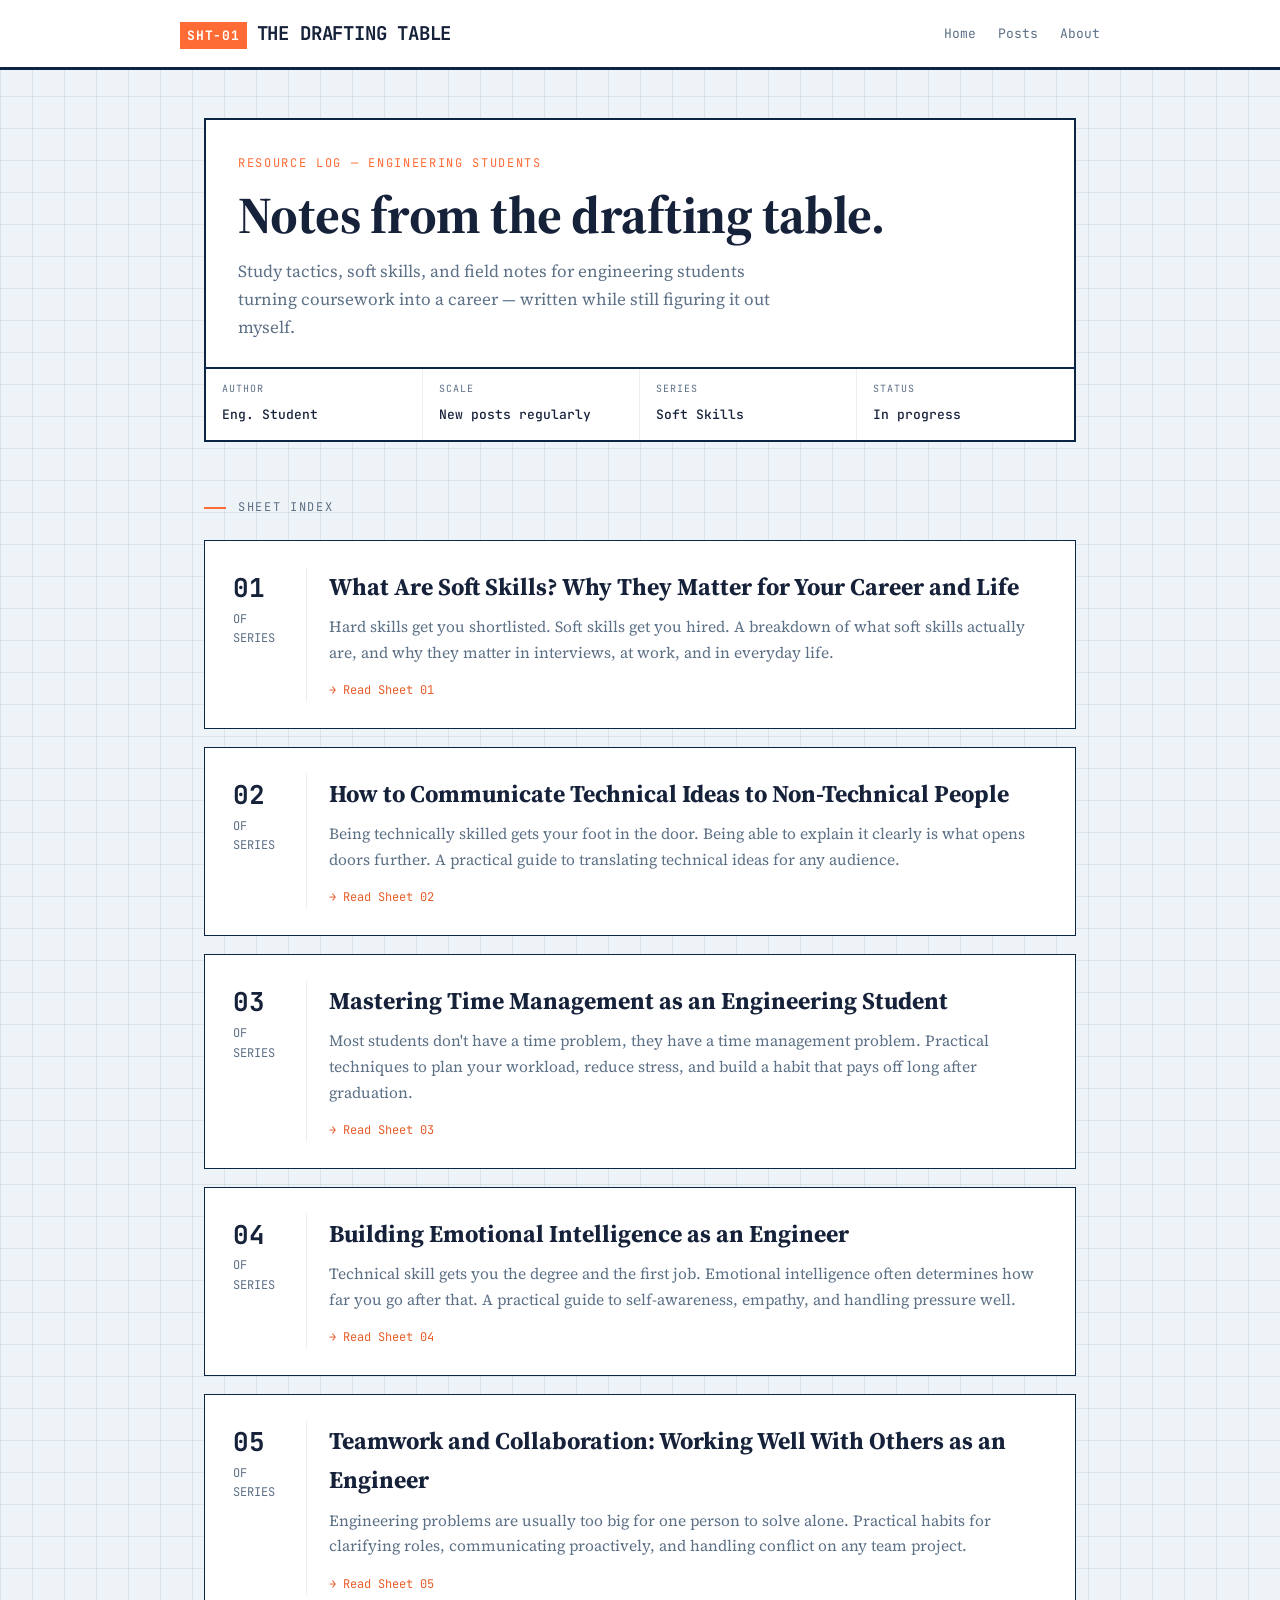
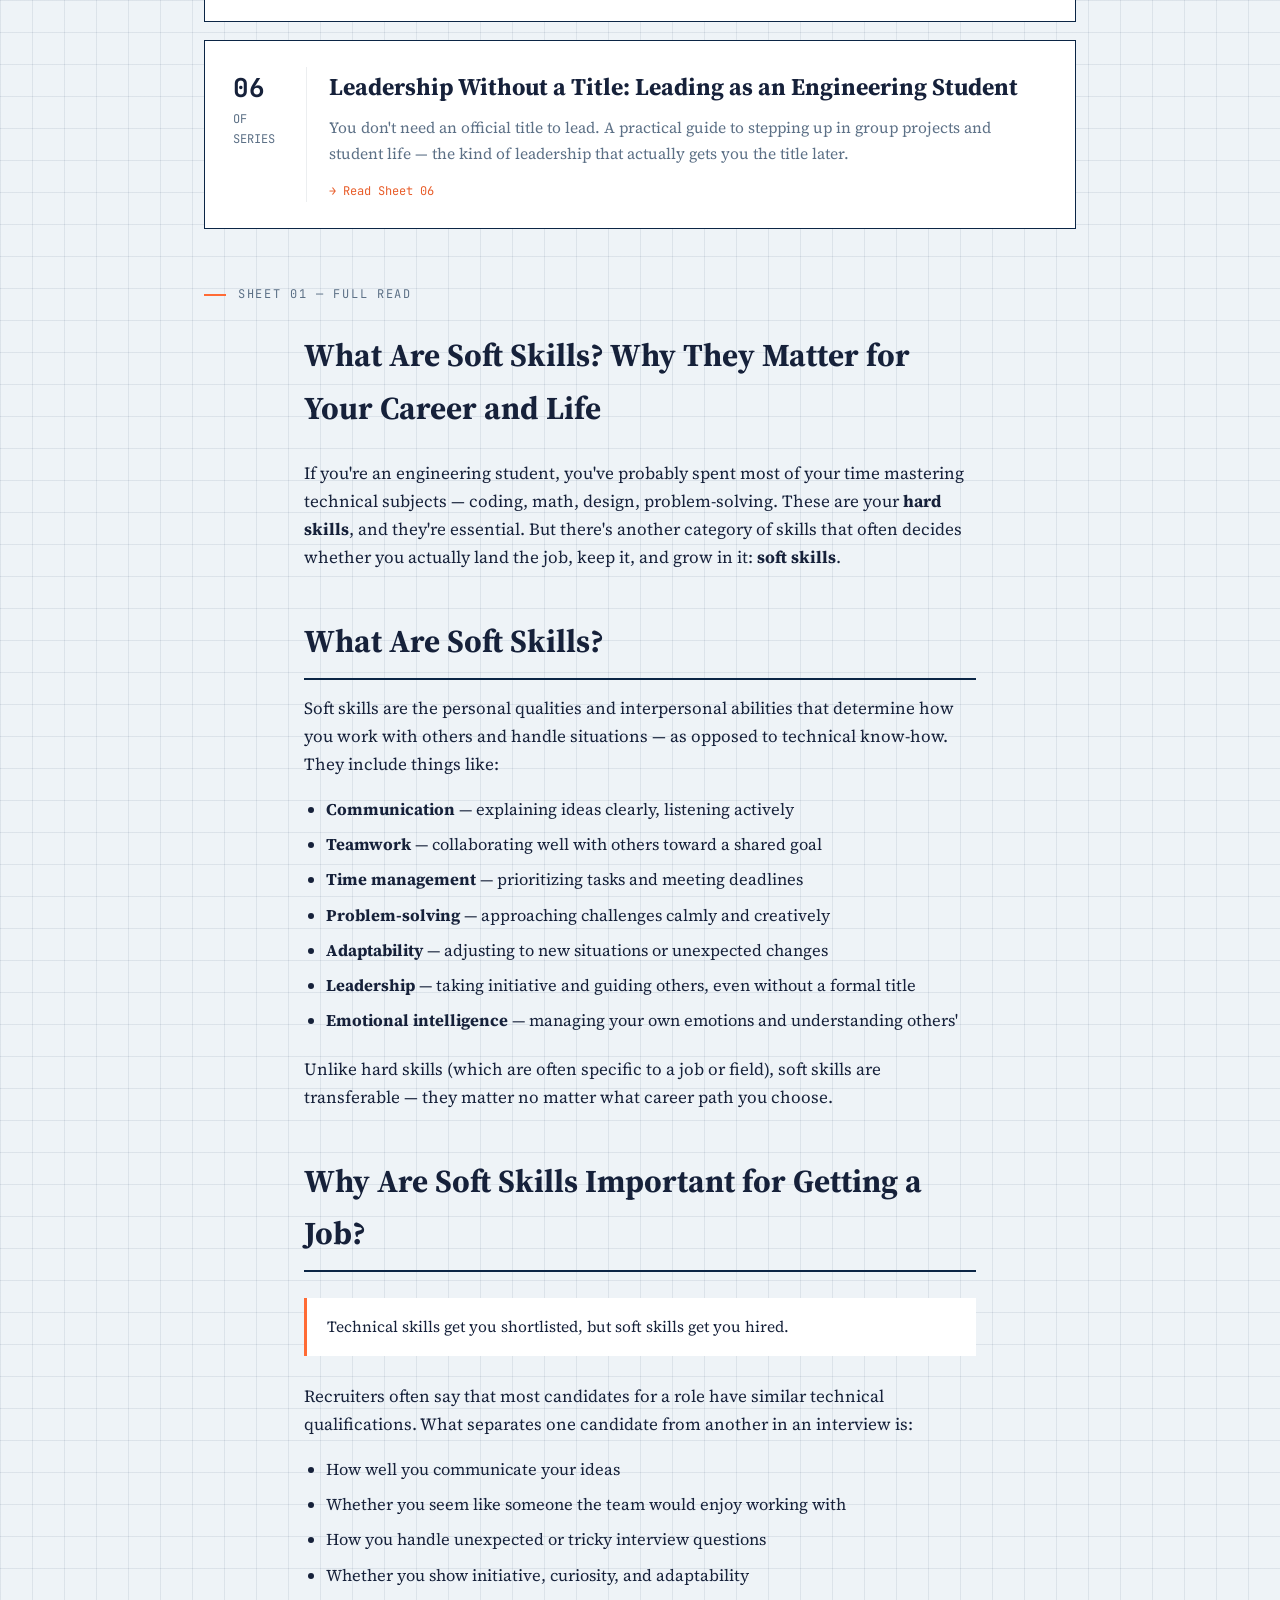
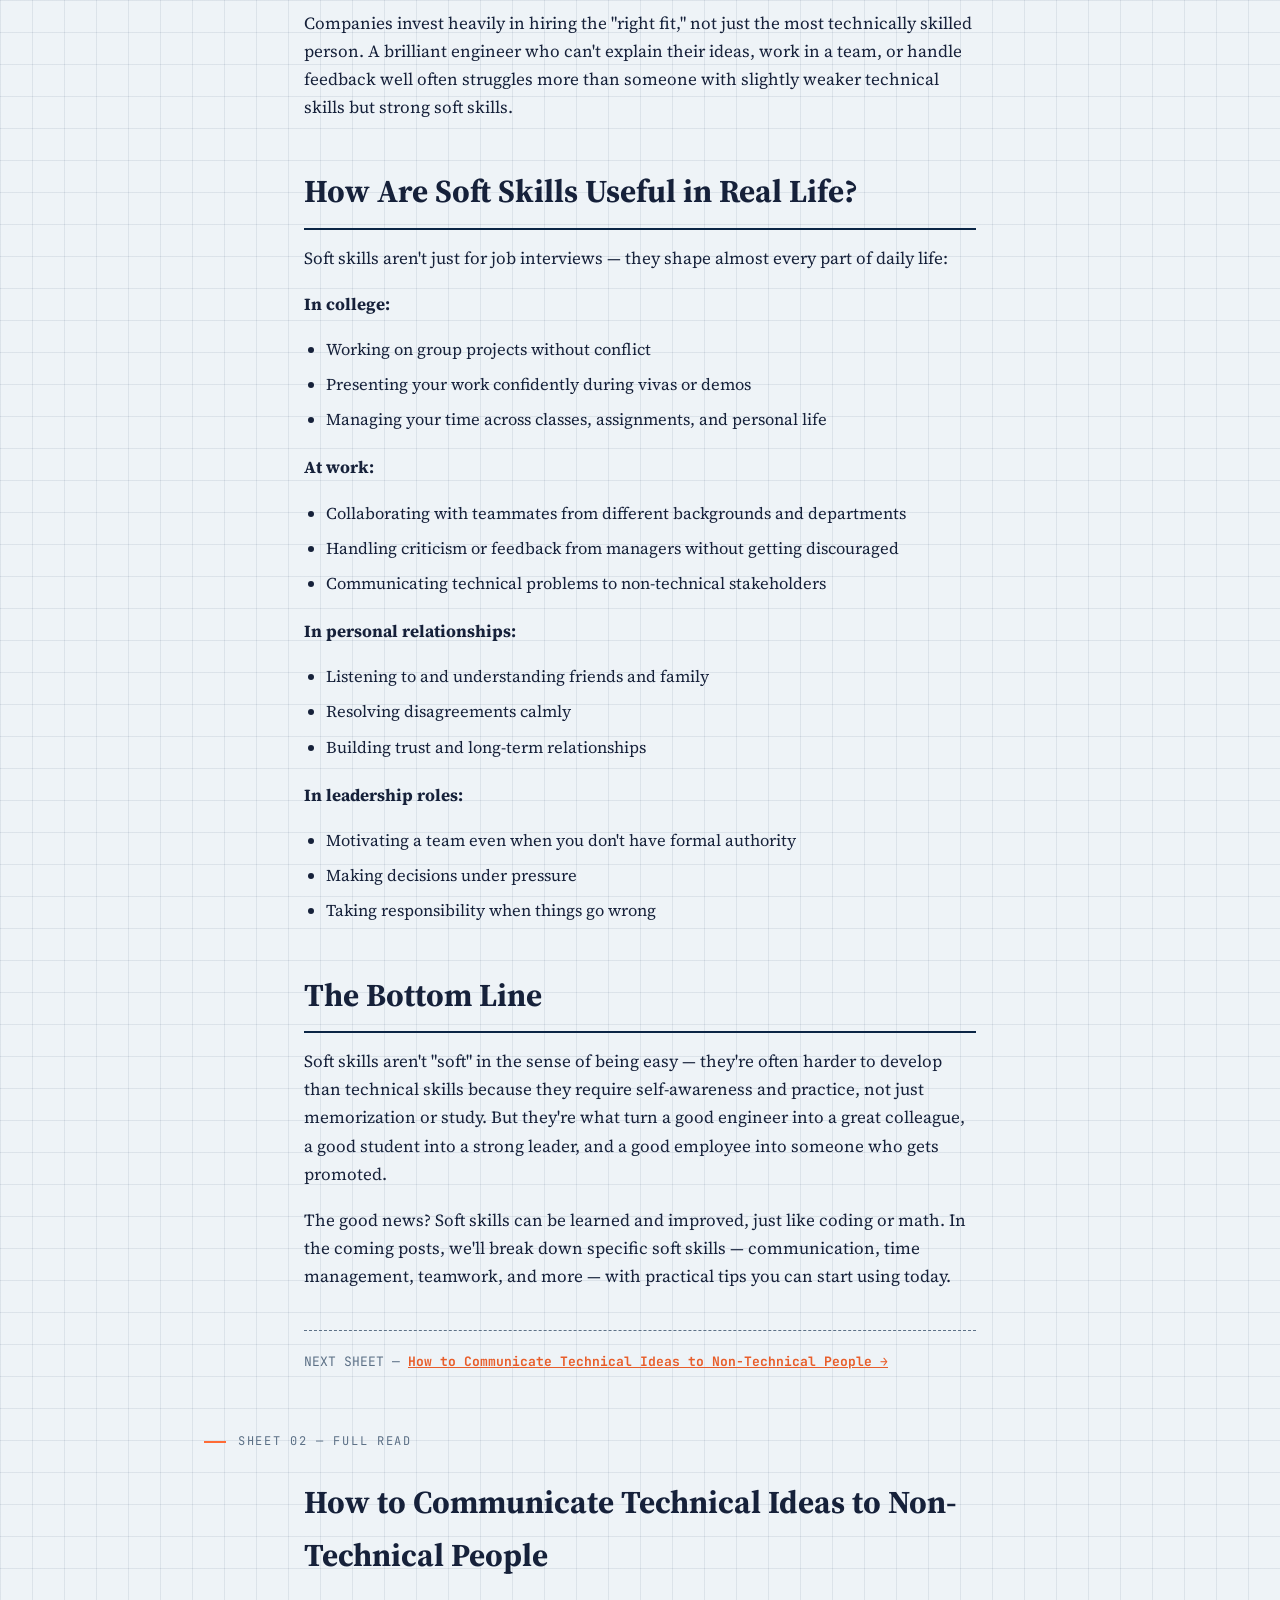
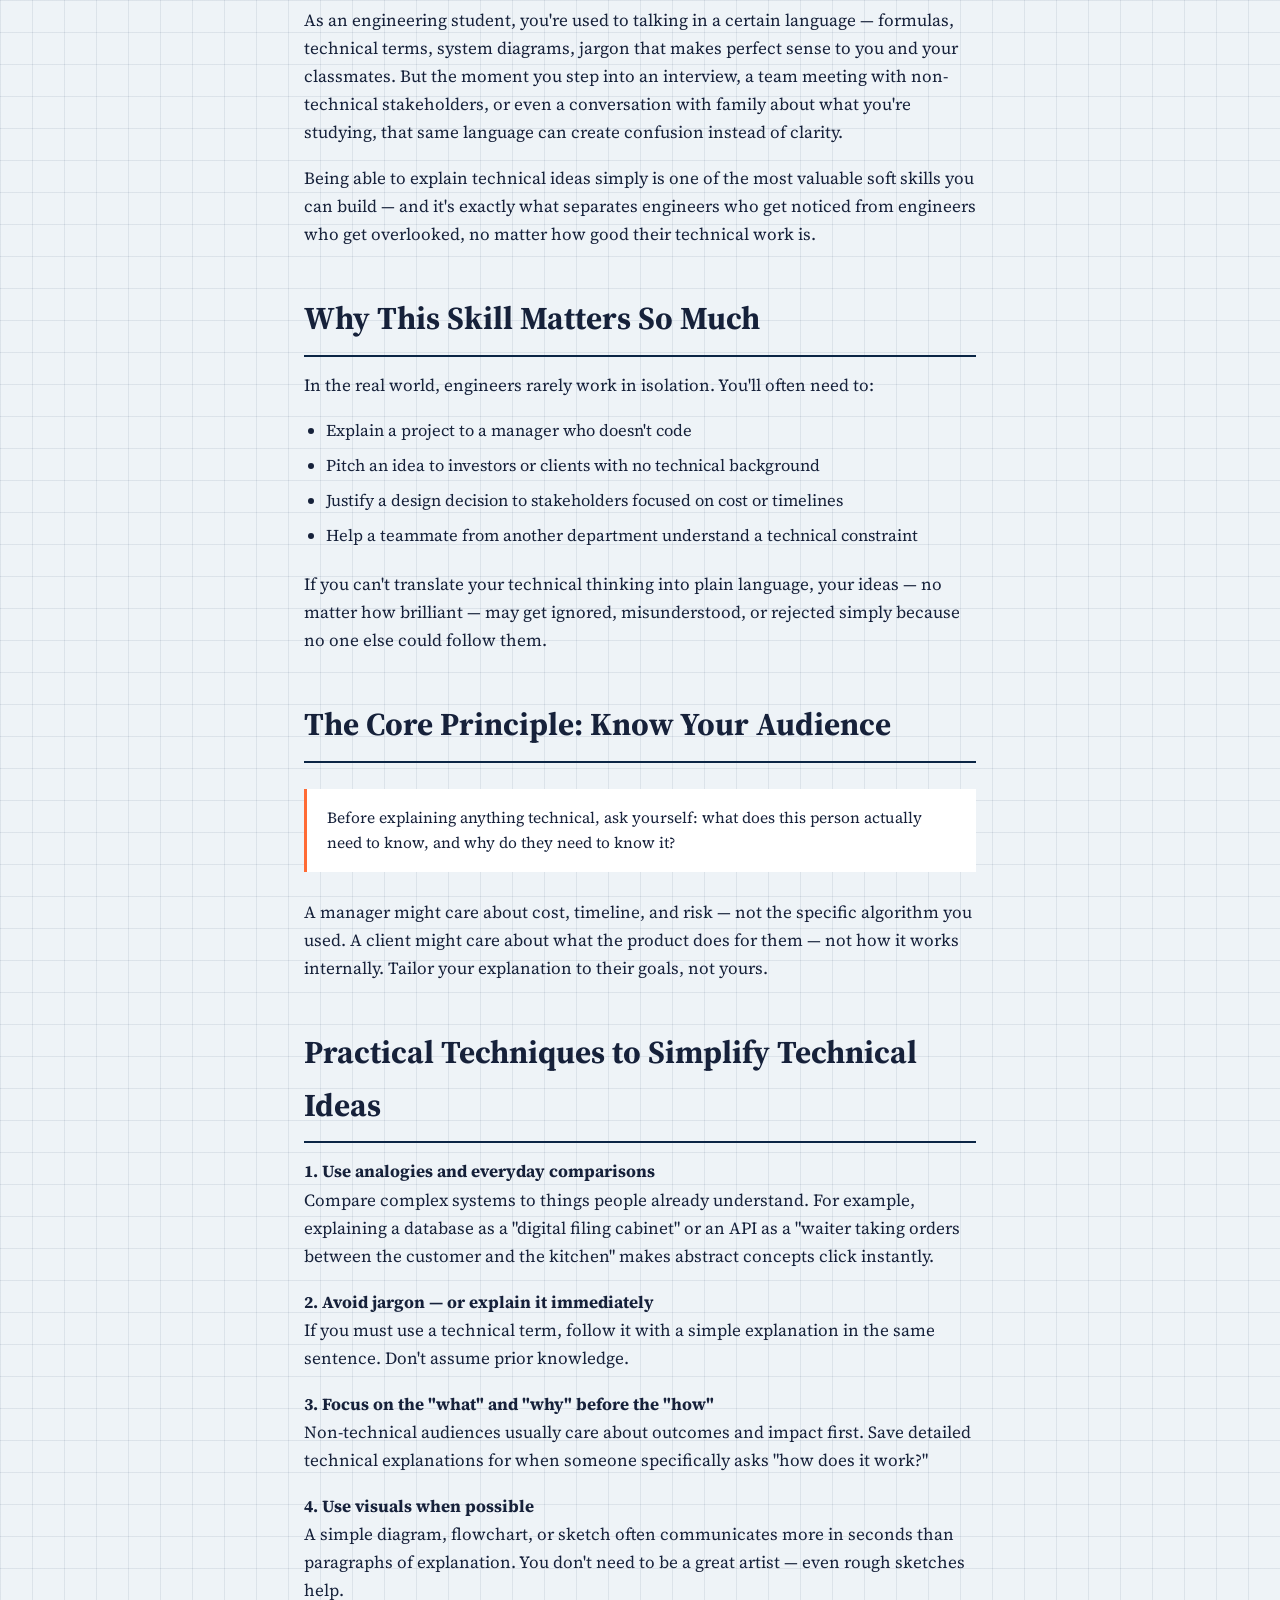
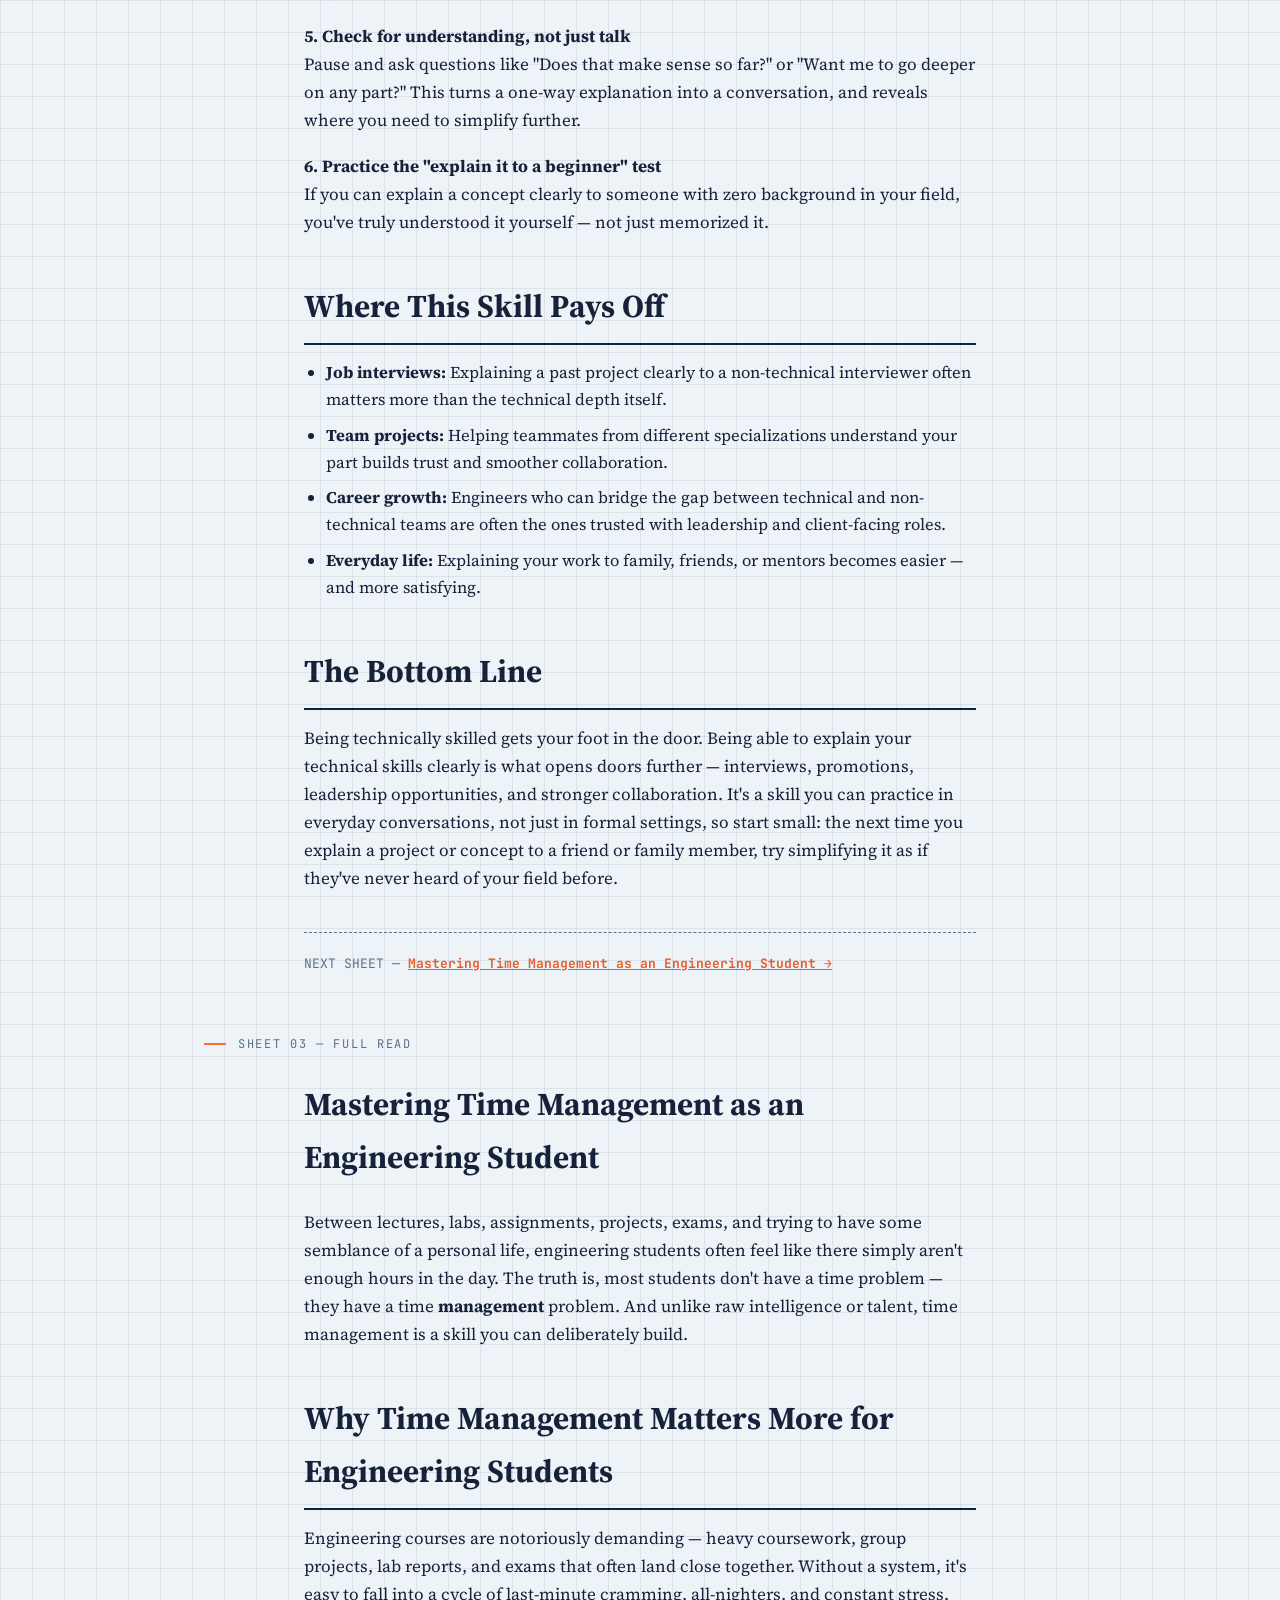
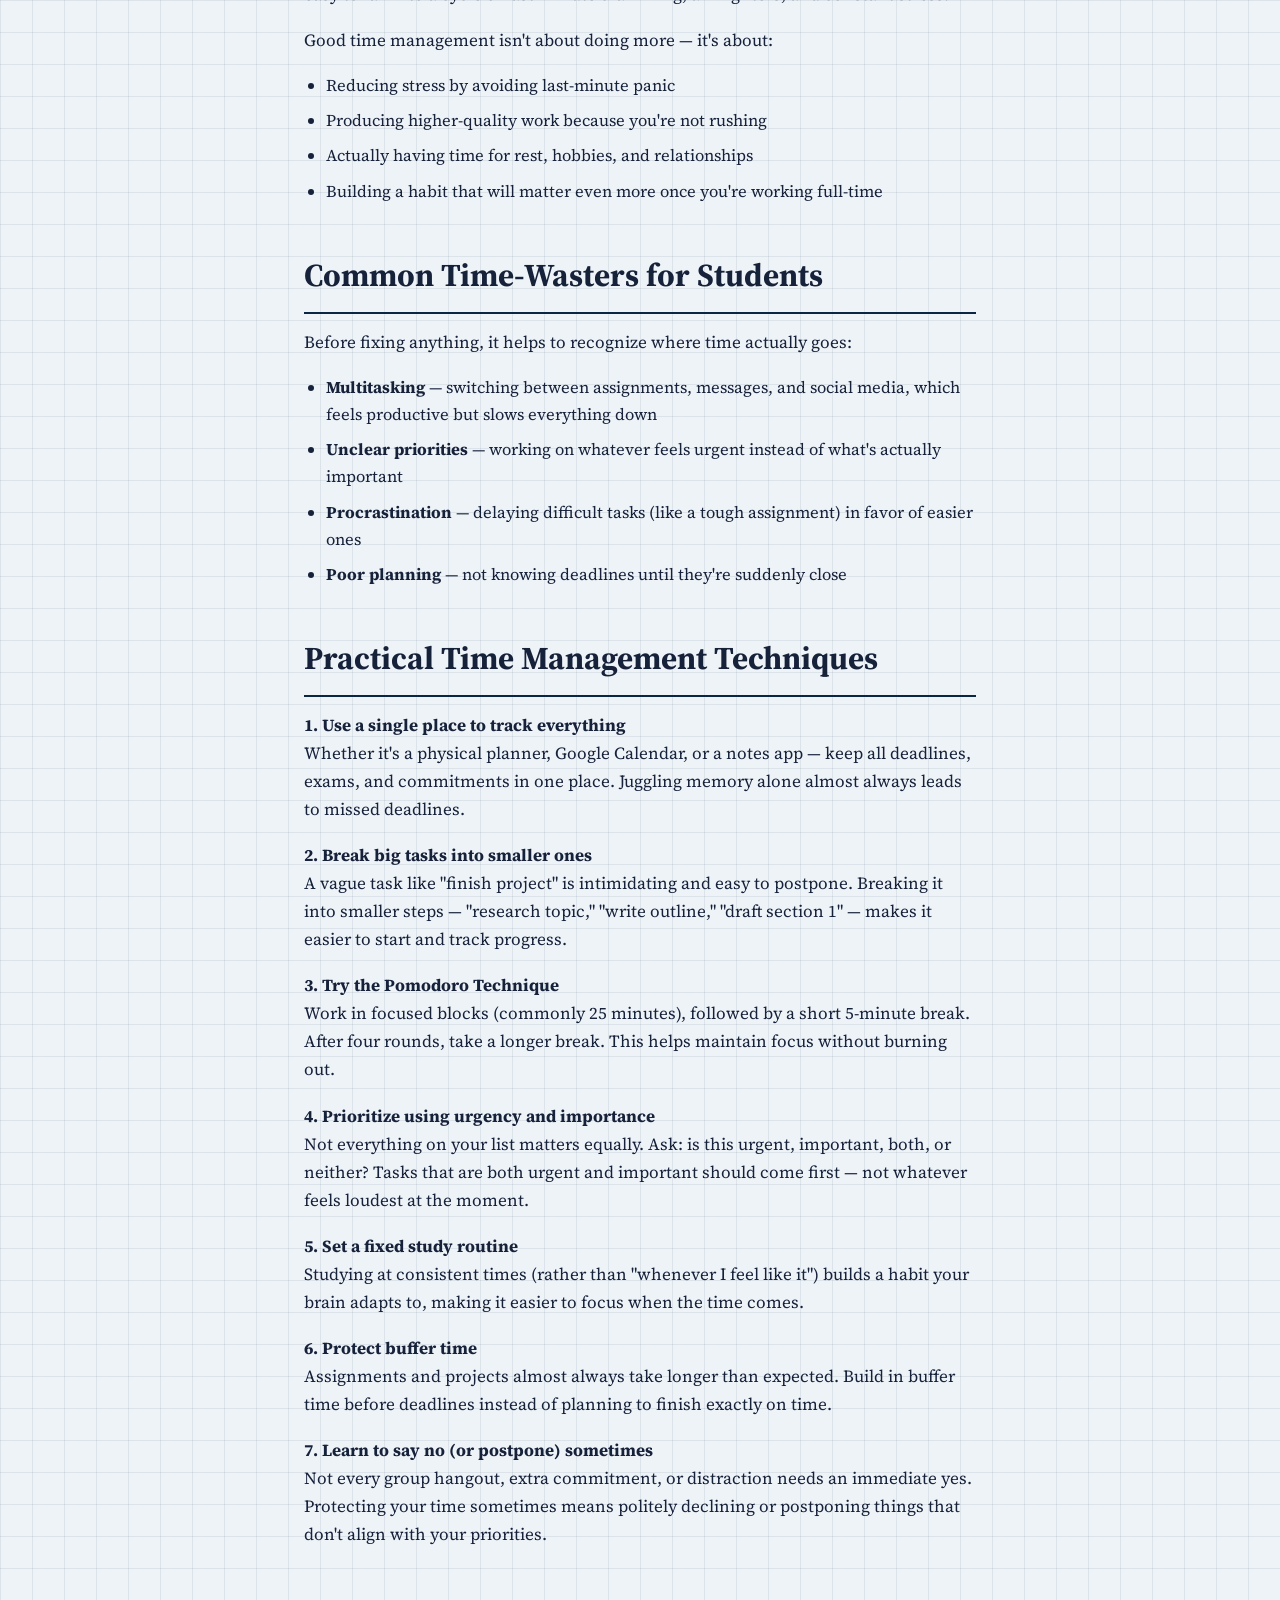
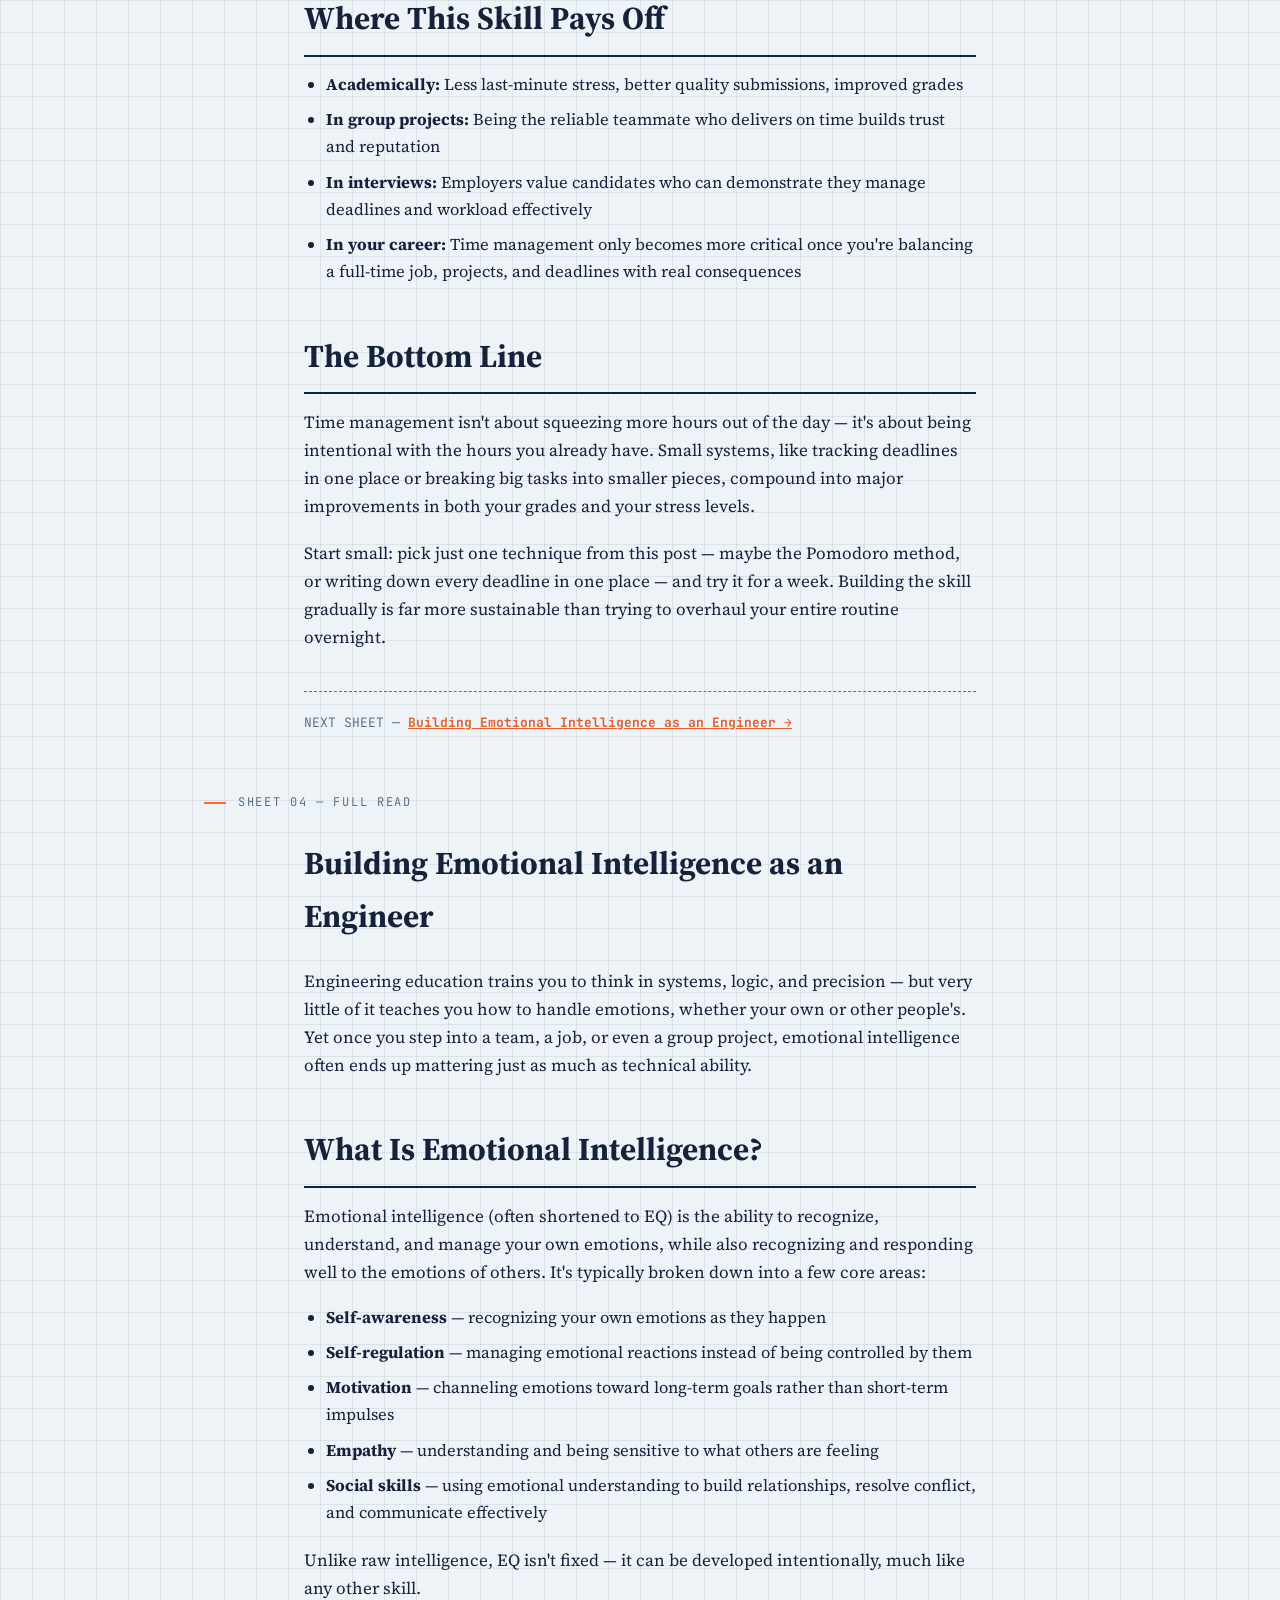
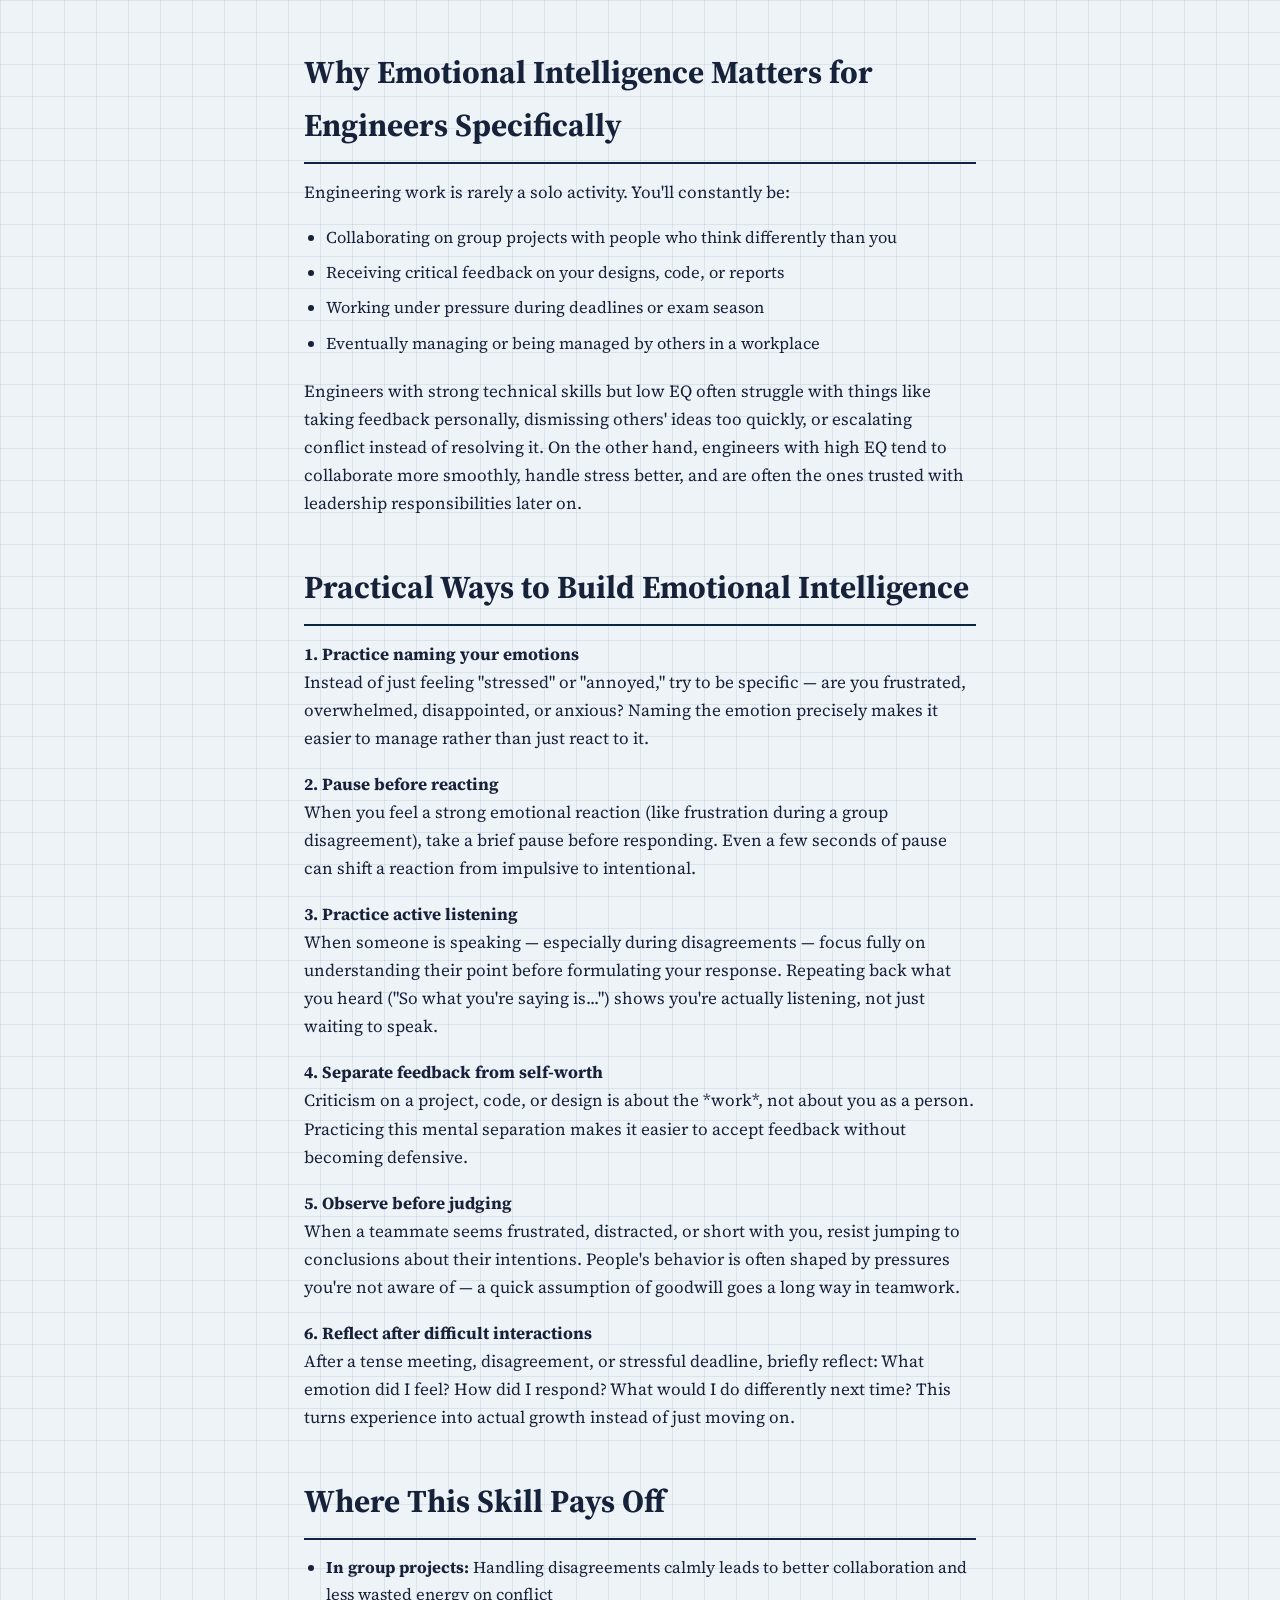
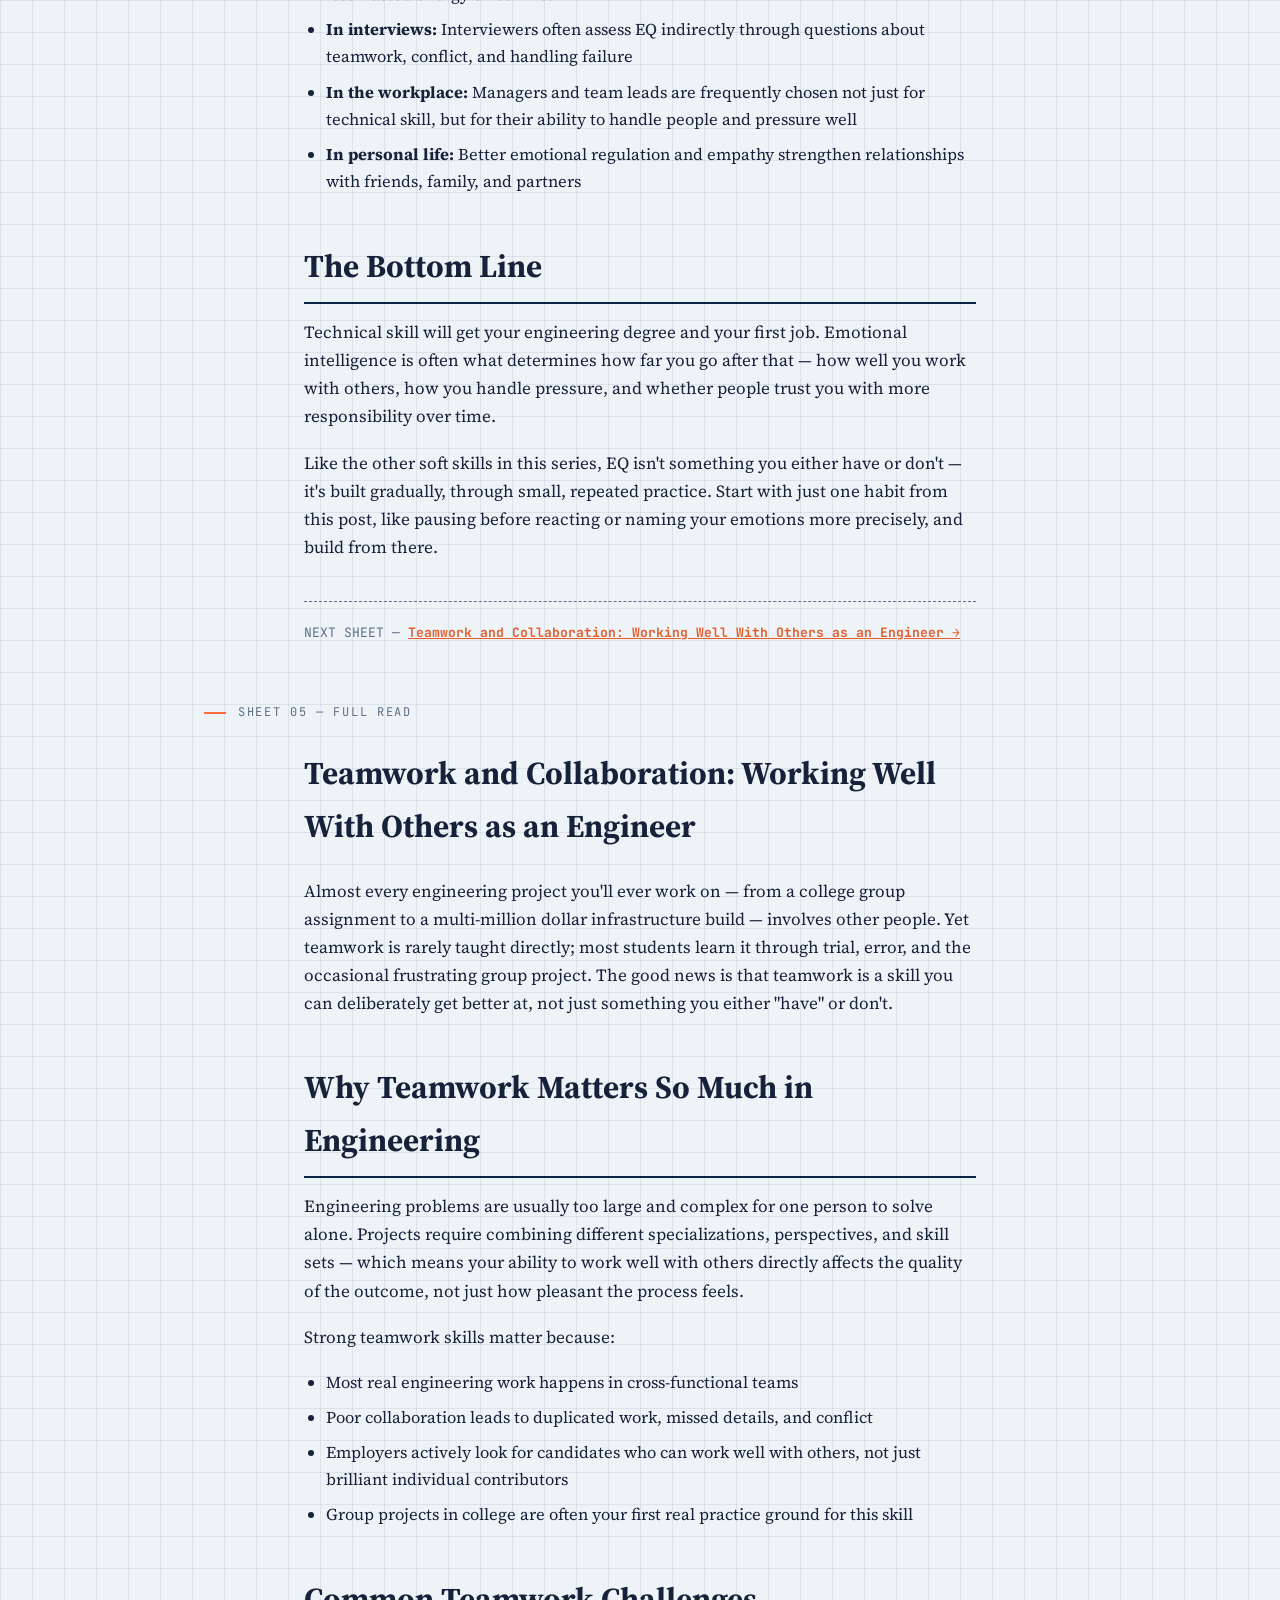
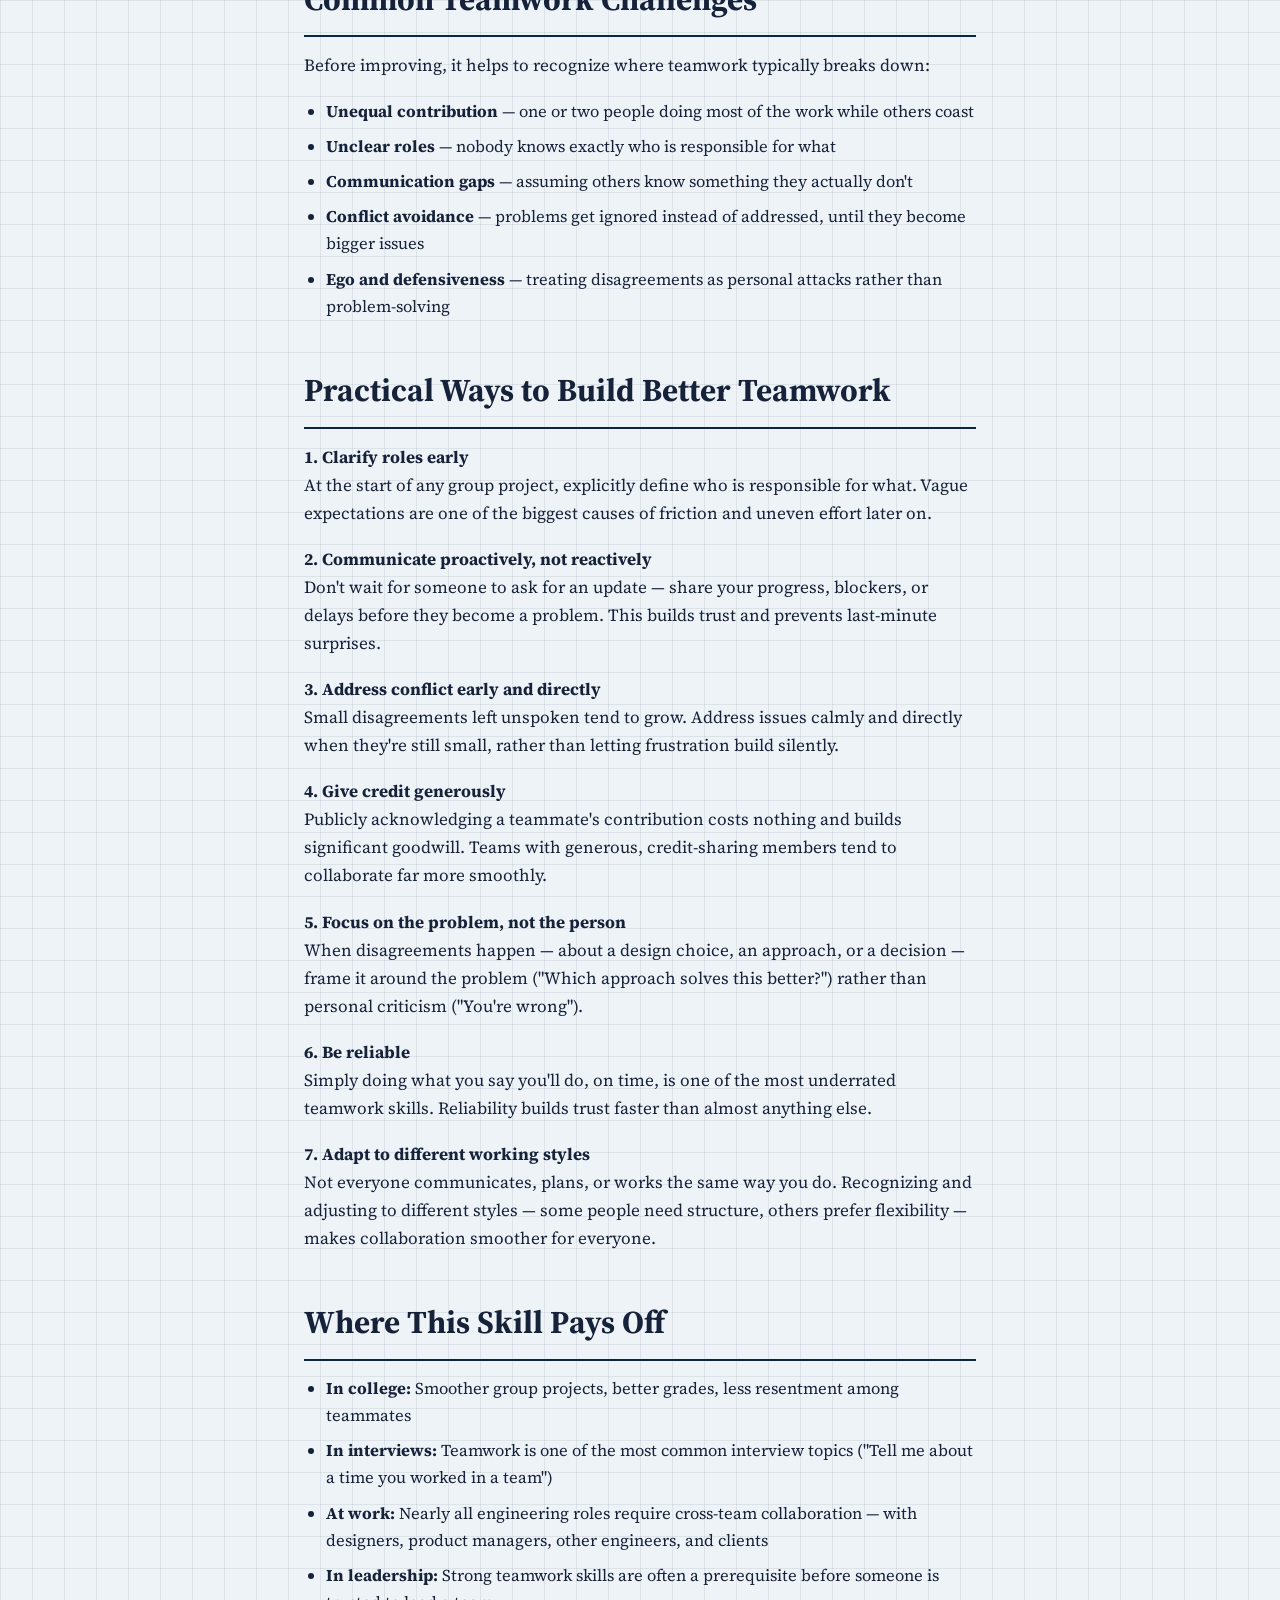
<file: index.html>
<!DOCTYPE html>
<html lang="en">
<head>
<meta charset="UTF-8">
<meta name="viewport" content="width=device-width, initial-scale=1.0">
<title>The Drafting Table — Engineering Student Resources</title>
<meta name="google-site-verification" content="IWAJlSULReikYMqLrYtOm4mNHlukndfX75laicvmuQA" />
<style>
  @import url('https://fonts.googleapis.com/css2?family=JetBrains+Mono:wght@400;500;700&family=Source+Serif+4:opsz,wght@8..60,400;8..60,600;8..60,700&display=swap');

  :root{
    --blueprint: #0B2545;
    --paper: #EEF3F7;
    --paper-line: rgba(11,37,69,0.08);
    --ink: #16213A;
    --steel: #5C7086;
    --safety: #FF6B35;
    --safety-dim: #E85D2A;
    --white: #FFFFFF;
  }
  *{ box-sizing: border-box; }
  body{
    margin:0;
    background:
      linear-gradient(var(--paper-line) 1px, transparent 1px) 0 0/32px 32px,
      linear-gradient(90deg, var(--paper-line) 1px, transparent 1px) 0 0/32px 32px,
      var(--paper);
    color: var(--ink);
    font-family: 'Source Serif 4', serif;
    line-height: 1.65;
  }
  a { color: inherit; }
  header{
    border-bottom: 3px solid var(--blueprint);
    background: var(--white);
    padding: 18px 24px;
    position: sticky;
    top:0;
    z-index: 20;
  }
  .header-inner{
    max-width: 920px; margin: 0 auto;
    display:flex; align-items:center; justify-content:space-between;
    flex-wrap: wrap; gap: 12px;
  }
  .brand{ display:flex; align-items:baseline; gap: 10px; }
  .brand-mark{
    font-family:'JetBrains Mono', monospace; font-weight:700; font-size: 13px;
    color: var(--white); background: var(--safety); padding: 3px 7px; letter-spacing: 0.06em;
  }
  .brand-name{ font-family:'JetBrains Mono', monospace; font-weight: 700; font-size: 19px; letter-spacing: -0.01em; }
  nav{ font-family:'JetBrains Mono', monospace; font-size: 13px; display:flex; gap: 22px; color: var(--steel); }
  nav a{ text-decoration:none; border-bottom: 1px solid transparent; }
  nav a:hover{ color: var(--ink); border-bottom-color: var(--safety); }

  .titleblock-wrap{ max-width: 920px; margin: 48px auto 40px; padding: 0 24px; }
  .titleblock{ border: 2px solid var(--blueprint); background: var(--white); }
  .tb-top{ padding: 34px 32px 26px; }
  .tb-eyebrow{ font-family:'JetBrains Mono', monospace; font-size: 12px; letter-spacing: 0.14em; color: var(--safety); text-transform: uppercase; margin-bottom: 14px; }
  h1.tb-title{ font-family:'Source Serif 4', serif; font-weight: 700; font-size: clamp(32px, 5vw, 52px); line-height: 1.05; margin: 0 0 14px; letter-spacing: -0.01em; }
  .tb-sub{ color: var(--steel); font-size: 17px; max-width: 60ch; margin: 0; }
  .tb-meta-strip{ display:grid; grid-template-columns: repeat(4, 1fr); border-top: 2px solid var(--blueprint); }
  .tb-meta-cell{ padding: 12px 16px; border-right: 1px solid var(--paper-line); font-family:'JetBrains Mono', monospace; }
  .tb-meta-cell:last-child{ border-right:none; }
  .tb-meta-label{ font-size: 10px; letter-spacing: 0.1em; color: var(--steel); text-transform: uppercase; display:block; margin-bottom: 4px; }
  .tb-meta-value{ font-size: 13px; font-weight: 500; }

  .section-label{ max-width: 920px; margin: 0 auto; padding: 0 24px; display:flex; align-items:center; gap: 12px; margin-top: 56px; margin-bottom: 22px; }
  .section-label .tick{ width: 22px; height: 2px; background: var(--safety); }
  .section-label span{ font-family:'JetBrains Mono', monospace; font-size: 12px; letter-spacing: 0.14em; text-transform: uppercase; color: var(--steel); }

  .postcard{ max-width: 920px; margin: 0 auto 18px; padding: 0 24px; }
  .postcard-inner{ border: 1.5px solid var(--blueprint); background: var(--white); padding: 26px 28px; display:grid; grid-template-columns: 74px 1fr; gap: 22px; transition: box-shadow .18s ease, transform .18s ease; }
  .postcard-inner:hover{ box-shadow: 6px 6px 0 var(--safety); transform: translate(-2px,-2px); }
  .sheet-no{ font-family:'JetBrains Mono', monospace; font-size: 12px; color: var(--steel); border-right: 1px solid var(--paper-line); padding-right: 14px; }
  .sheet-no b{ display:block; font-size: 26px; color: var(--ink); }
  .postcard h3{ margin: 0 0 8px; font-size: 24px; }
  .postcard p{ margin: 0 0 10px; color: var(--steel); font-size: 15.5px; }
  .read-tag{ font-family:'JetBrains Mono', monospace; font-size: 12px; color: var(--safety-dim); }
  .postcard-inner.disabled{ opacity: 0.55; }
  .postcard-inner.disabled:hover{ box-shadow:none; transform:none; }

  article{ max-width: 720px; margin: 24px auto 60px; padding: 0 24px; }
  article h2{ font-size: clamp(24px, 4vw, 32px); margin-top: 44px; margin-bottom: 14px; padding-bottom: 10px; border-bottom: 2px solid var(--blueprint); }
  article h2:first-of-type{ margin-top: 8px; }
  article p{ font-size: 17px; margin: 0 0 18px; }
  article ul{ margin: 0 0 20px; padding-left: 22px; }
  article li{ margin-bottom: 8px; font-size: 16.5px; }
  article strong{ color: var(--ink); }
  article hr{ border:none; border-top: 1px dashed var(--steel); margin: 40px 0 20px; }
  .next-up{ font-family:'JetBrains Mono', monospace; font-size: 13px; color: var(--steel); }
  .next-up b{ color: var(--safety-dim); }
  .callout{ border-left: 3px solid var(--safety); background: var(--white); padding: 16px 20px; margin: 26px 0; font-size: 15.5px; }

  footer{ border-top: 3px solid var(--blueprint); background: var(--blueprint); color: rgba(255,255,255,0.75); padding: 28px 24px; font-family:'JetBrains Mono', monospace; font-size: 12.5px; }
  .footer-inner{ max-width: 920px; margin: 0 auto; display:flex; justify-content: space-between; flex-wrap: wrap; gap: 10px; }

  @media (max-width: 600px){
    .tb-meta-strip{ grid-template-columns: repeat(2, 1fr); }
    .postcard-inner{ grid-template-columns: 1fr; }
    .sheet-no{ border-right:none; border-bottom:1px solid var(--paper-line); padding-right:0; padding-bottom:8px; display:flex; align-items:center; gap:8px; }
    .sheet-no b{ display:inline; font-size:18px; }
  }
</style>
</head>
<body>

<header>
  <div class="header-inner">
    <div class="brand">
      <span class="brand-mark">SHT-01</span>
      <span class="brand-name">THE DRAFTING TABLE</span>
    </div>
    <nav>
      <a href="#top">Home</a>
      <a href="#posts">Posts</a>
      <a href="#about">About</a>
    </nav>
  </div>
</header>

<div id="top" class="titleblock-wrap">
  <div class="titleblock">
    <div class="tb-top">
      <div class="tb-eyebrow">Resource Log — Engineering Students</div>
      <h1 class="tb-title">Notes from the drafting table.</h1>
      <p class="tb-sub">Study tactics, soft skills, and field notes for engineering students turning coursework into a career — written while still figuring it out myself.</p>
    </div>
    <div class="tb-meta-strip">
      <div class="tb-meta-cell"><span class="tb-meta-label">Author</span><span class="tb-meta-value">Eng. Student</span></div>
      <div class="tb-meta-cell"><span class="tb-meta-label">Scale</span><span class="tb-meta-value">New posts regularly</span></div>
      <div class="tb-meta-cell"><span class="tb-meta-label">Series</span><span class="tb-meta-value">Soft Skills</span></div>
      <div class="tb-meta-cell"><span class="tb-meta-label">Status</span><span class="tb-meta-value">In progress</span></div>
    </div>
  </div>
</div>

<div class="section-label" id="posts"><div class="tick"></div><span>Sheet Index</span></div>

<div class="postcard">
  <a href="#sheet-01" style="text-decoration:none;">
    <div class="postcard-inner">
      <div class="sheet-no"><b>01</b>OF SERIES</div>
      <div>
        <h3>What Are Soft Skills? Why They Matter for Your Career and Life</h3>
        <p>Hard skills get you shortlisted. Soft skills get you hired. A breakdown of what soft skills actually are, and why they matter in interviews, at work, and in everyday life.</p>
        <span class="read-tag">→ Read Sheet 01</span>
      </div>
    </div>
  </a>
</div>

<div class="postcard">
  <a href="#sheet-02" style="text-decoration:none;">
    <div class="postcard-inner">
      <div class="sheet-no"><b>02</b>OF SERIES</div>
      <div>
        <h3>How to Communicate Technical Ideas to Non-Technical People</h3>
        <p>Being technically skilled gets your foot in the door. Being able to explain it clearly is what opens doors further. A practical guide to translating technical ideas for any audience.</p>
        <span class="read-tag">→ Read Sheet 02</span>
      </div>
    </div>
  </a>
</div>

<div class="postcard">
  <a href="#sheet-03" style="text-decoration:none;">
    <div class="postcard-inner">
      <div class="sheet-no"><b>03</b>OF SERIES</div>
      <div>
        <h3>Mastering Time Management as an Engineering Student</h3>
        <p>Most students don't have a time problem, they have a time management problem. Practical techniques to plan your workload, reduce stress, and build a habit that pays off long after graduation.</p>
        <span class="read-tag">→ Read Sheet 03</span>
      </div>
    </div>
  </a>
</div>

<div class="postcard">
  <a href="#sheet-04" style="text-decoration:none;">
    <div class="postcard-inner">
      <div class="sheet-no"><b>04</b>OF SERIES</div>
      <div>
        <h3>Building Emotional Intelligence as an Engineer</h3>
        <p>Technical skill gets you the degree and the first job. Emotional intelligence often determines how far you go after that. A practical guide to self-awareness, empathy, and handling pressure well.</p>
        <span class="read-tag">→ Read Sheet 04</span>
      </div>
    </div>
  </a>
</div>

<div class="postcard">
  <a href="#sheet-05" style="text-decoration:none;">
    <div class="postcard-inner">
      <div class="sheet-no"><b>05</b>OF SERIES</div>
      <div>
        <h3>Teamwork and Collaboration: Working Well With Others as an Engineer</h3>
        <p>Engineering problems are usually too big for one person to solve alone. Practical habits for clarifying roles, communicating proactively, and handling conflict on any team project.</p>
        <span class="read-tag">→ Read Sheet 05</span>
      </div>
    </div>
  </a>
</div>

<div class="postcard">
  <a href="#sheet-06" style="text-decoration:none;">
    <div class="postcard-inner">
      <div class="sheet-no"><b>06</b>OF SERIES</div>
      <div>
        <h3>Leadership Without a Title: Leading as an Engineering Student</h3>
        <p>You don't need an official title to lead. A practical guide to stepping up in group projects and student life — the kind of leadership that actually gets you the title later.</p>
        <span class="read-tag">→ Read Sheet 06</span>
      </div>
    </div>
  </a>
</div>

<div class="section-label" id="sheet-01"><div class="tick"></div><span>Sheet 01 — Full Read</span></div>

<article>
  <h2 style="border:none; margin-top:0;">What Are Soft Skills? Why They Matter for Your Career and Life</h2>
  <p>If you're an engineering student, you've probably spent most of your time mastering technical subjects — coding, math, design, problem-solving. These are your <strong>hard skills</strong>, and they're essential. But there's another category of skills that often decides whether you actually land the job, keep it, and grow in it: <strong>soft skills</strong>.</p>

  <h2>What Are Soft Skills?</h2>
  <p>Soft skills are the personal qualities and interpersonal abilities that determine how you work with others and handle situations — as opposed to technical know-how. They include things like:</p>
  <ul>
    <li><strong>Communication</strong> — explaining ideas clearly, listening actively</li>
    <li><strong>Teamwork</strong> — collaborating well with others toward a shared goal</li>
    <li><strong>Time management</strong> — prioritizing tasks and meeting deadlines</li>
    <li><strong>Problem-solving</strong> — approaching challenges calmly and creatively</li>
    <li><strong>Adaptability</strong> — adjusting to new situations or unexpected changes</li>
    <li><strong>Leadership</strong> — taking initiative and guiding others, even without a formal title</li>
    <li><strong>Emotional intelligence</strong> — managing your own emotions and understanding others'</li>
  </ul>
  <p>Unlike hard skills (which are often specific to a job or field), soft skills are transferable — they matter no matter what career path you choose.</p>

  <h2>Why Are Soft Skills Important for Getting a Job?</h2>
  <div class="callout">Technical skills get you shortlisted, but soft skills get you hired.</div>
  <p>Recruiters often say that most candidates for a role have similar technical qualifications. What separates one candidate from another in an interview is:</p>
  <ul>
    <li>How well you communicate your ideas</li>
    <li>Whether you seem like someone the team would enjoy working with</li>
    <li>How you handle unexpected or tricky interview questions</li>
    <li>Whether you show initiative, curiosity, and adaptability</li>
  </ul>
  <p>Companies invest heavily in hiring the "right fit," not just the most technically skilled person. A brilliant engineer who can't explain their ideas, work in a team, or handle feedback well often struggles more than someone with slightly weaker technical skills but strong soft skills.</p>

  <h2>How Are Soft Skills Useful in Real Life?</h2>
  <p>Soft skills aren't just for job interviews — they shape almost every part of daily life:</p>
  <p><strong>In college:</strong></p>
  <ul>
    <li>Working on group projects without conflict</li>
    <li>Presenting your work confidently during vivas or demos</li>
    <li>Managing your time across classes, assignments, and personal life</li>
  </ul>
  <p><strong>At work:</strong></p>
  <ul>
    <li>Collaborating with teammates from different backgrounds and departments</li>
    <li>Handling criticism or feedback from managers without getting discouraged</li>
    <li>Communicating technical problems to non-technical stakeholders</li>
  </ul>
  <p><strong>In personal relationships:</strong></p>
  <ul>
    <li>Listening to and understanding friends and family</li>
    <li>Resolving disagreements calmly</li>
    <li>Building trust and long-term relationships</li>
  </ul>
  <p><strong>In leadership roles:</strong></p>
  <ul>
    <li>Motivating a team even when you don't have formal authority</li>
    <li>Making decisions under pressure</li>
    <li>Taking responsibility when things go wrong</li>
  </ul>

  <h2>The Bottom Line</h2>
  <p>Soft skills aren't "soft" in the sense of being easy — they're often harder to develop than technical skills because they require self-awareness and practice, not just memorization or study. But they're what turn a good engineer into a great colleague, a good student into a strong leader, and a good employee into someone who gets promoted.</p>
  <p>The good news? Soft skills can be learned and improved, just like coding or math. In the coming posts, we'll break down specific soft skills — communication, time management, teamwork, and more — with practical tips you can start using today.</p>

  <hr>
  <p class="next-up">NEXT SHEET — <b><a href="#sheet-02">How to Communicate Technical Ideas to Non-Technical People →</a></b></p>
</article>

<div class="section-label" id="sheet-02"><div class="tick"></div><span>Sheet 02 — Full Read</span></div>

<article>
  <h2 style="border:none; margin-top:0;">How to Communicate Technical Ideas to Non-Technical People</h2>
  <p>As an engineering student, you're used to talking in a certain language — formulas, technical terms, system diagrams, jargon that makes perfect sense to you and your classmates. But the moment you step into an interview, a team meeting with non-technical stakeholders, or even a conversation with family about what you're studying, that same language can create confusion instead of clarity.</p>
  <p>Being able to explain technical ideas simply is one of the most valuable soft skills you can build — and it's exactly what separates engineers who get noticed from engineers who get overlooked, no matter how good their technical work is.</p>

  <h2>Why This Skill Matters So Much</h2>
  <p>In the real world, engineers rarely work in isolation. You'll often need to:</p>
  <ul>
    <li>Explain a project to a manager who doesn't code</li>
    <li>Pitch an idea to investors or clients with no technical background</li>
    <li>Justify a design decision to stakeholders focused on cost or timelines</li>
    <li>Help a teammate from another department understand a technical constraint</li>
  </ul>
  <p>If you can't translate your technical thinking into plain language, your ideas — no matter how brilliant — may get ignored, misunderstood, or rejected simply because no one else could follow them.</p>

  <h2>The Core Principle: Know Your Audience</h2>
  <div class="callout">Before explaining anything technical, ask yourself: what does this person actually need to know, and why do they need to know it?</div>
  <p>A manager might care about cost, timeline, and risk — not the specific algorithm you used. A client might care about what the product does for them — not how it works internally. Tailor your explanation to their goals, not yours.</p>

  <h2>Practical Techniques to Simplify Technical Ideas</h2>
  <p><strong>1. Use analogies and everyday comparisons</strong><br>
  Compare complex systems to things people already understand. For example, explaining a database as a "digital filing cabinet" or an API as a "waiter taking orders between the customer and the kitchen" makes abstract concepts click instantly.</p>
  <p><strong>2. Avoid jargon — or explain it immediately</strong><br>
  If you must use a technical term, follow it with a simple explanation in the same sentence. Don't assume prior knowledge.</p>
  <p><strong>3. Focus on the "what" and "why" before the "how"</strong><br>
  Non-technical audiences usually care about outcomes and impact first. Save detailed technical explanations for when someone specifically asks "how does it work?"</p>
  <p><strong>4. Use visuals when possible</strong><br>
  A simple diagram, flowchart, or sketch often communicates more in seconds than paragraphs of explanation. You don't need to be a great artist — even rough sketches help.</p>
  <p><strong>5. Check for understanding, not just talk</strong><br>
  Pause and ask questions like "Does that make sense so far?" or "Want me to go deeper on any part?" This turns a one-way explanation into a conversation, and reveals where you need to simplify further.</p>
  <p><strong>6. Practice the "explain it to a beginner" test</strong><br>
  If you can explain a concept clearly to someone with zero background in your field, you've truly understood it yourself — not just memorized it.</p>

  <h2>Where This Skill Pays Off</h2>
  <ul>
    <li><strong>Job interviews:</strong> Explaining a past project clearly to a non-technical interviewer often matters more than the technical depth itself.</li>
    <li><strong>Team projects:</strong> Helping teammates from different specializations understand your part builds trust and smoother collaboration.</li>
    <li><strong>Career growth:</strong> Engineers who can bridge the gap between technical and non-technical teams are often the ones trusted with leadership and client-facing roles.</li>
    <li><strong>Everyday life:</strong> Explaining your work to family, friends, or mentors becomes easier — and more satisfying.</li>
  </ul>

  <h2>The Bottom Line</h2>
  <p>Being technically skilled gets your foot in the door. Being able to explain your technical skills clearly is what opens doors further — interviews, promotions, leadership opportunities, and stronger collaboration. It's a skill you can practice in everyday conversations, not just in formal settings, so start small: the next time you explain a project or concept to a friend or family member, try simplifying it as if they've never heard of your field before.</p>

  <hr>
  <p class="next-up">NEXT SHEET — <b><a href="#sheet-03">Mastering Time Management as an Engineering Student →</a></b></p>
</article>

<div class="section-label" id="sheet-03"><div class="tick"></div><span>Sheet 03 — Full Read</span></div>

<article>
  <h2 style="border:none; margin-top:0;">Mastering Time Management as an Engineering Student</h2>
  <p>Between lectures, labs, assignments, projects, exams, and trying to have some semblance of a personal life, engineering students often feel like there simply aren't enough hours in the day. The truth is, most students don't have a time problem — they have a time <strong>management</strong> problem. And unlike raw intelligence or talent, time management is a skill you can deliberately build.</p>

  <h2>Why Time Management Matters More for Engineering Students</h2>
  <p>Engineering courses are notoriously demanding — heavy coursework, group projects, lab reports, and exams that often land close together. Without a system, it's easy to fall into a cycle of last-minute cramming, all-nighters, and constant stress.</p>
  <p>Good time management isn't about doing more — it's about:</p>
  <ul>
    <li>Reducing stress by avoiding last-minute panic</li>
    <li>Producing higher-quality work because you're not rushing</li>
    <li>Actually having time for rest, hobbies, and relationships</li>
    <li>Building a habit that will matter even more once you're working full-time</li>
  </ul>

  <h2>Common Time-Wasters for Students</h2>
  <p>Before fixing anything, it helps to recognize where time actually goes:</p>
  <ul>
    <li><strong>Multitasking</strong> — switching between assignments, messages, and social media, which feels productive but slows everything down</li>
    <li><strong>Unclear priorities</strong> — working on whatever feels urgent instead of what's actually important</li>
    <li><strong>Procrastination</strong> — delaying difficult tasks (like a tough assignment) in favor of easier ones</li>
    <li><strong>Poor planning</strong> — not knowing deadlines until they're suddenly close</li>
  </ul>

  <h2>Practical Time Management Techniques</h2>
  <p><strong>1. Use a single place to track everything</strong><br>
  Whether it's a physical planner, Google Calendar, or a notes app — keep all deadlines, exams, and commitments in one place. Juggling memory alone almost always leads to missed deadlines.</p>
  <p><strong>2. Break big tasks into smaller ones</strong><br>
  A vague task like "finish project" is intimidating and easy to postpone. Breaking it into smaller steps — "research topic," "write outline," "draft section 1" — makes it easier to start and track progress.</p>
  <p><strong>3. Try the Pomodoro Technique</strong><br>
  Work in focused blocks (commonly 25 minutes), followed by a short 5-minute break. After four rounds, take a longer break. This helps maintain focus without burning out.</p>
  <p><strong>4. Prioritize using urgency and importance</strong><br>
  Not everything on your list matters equally. Ask: is this urgent, important, both, or neither? Tasks that are both urgent and important should come first — not whatever feels loudest at the moment.</p>
  <p><strong>5. Set a fixed study routine</strong><br>
  Studying at consistent times (rather than "whenever I feel like it") builds a habit your brain adapts to, making it easier to focus when the time comes.</p>
  <p><strong>6. Protect buffer time</strong><br>
  Assignments and projects almost always take longer than expected. Build in buffer time before deadlines instead of planning to finish exactly on time.</p>
  <p><strong>7. Learn to say no (or postpone) sometimes</strong><br>
  Not every group hangout, extra commitment, or distraction needs an immediate yes. Protecting your time sometimes means politely declining or postponing things that don't align with your priorities.</p>

  <h2>Where This Skill Pays Off</h2>
  <ul>
    <li><strong>Academically:</strong> Less last-minute stress, better quality submissions, improved grades</li>
    <li><strong>In group projects:</strong> Being the reliable teammate who delivers on time builds trust and reputation</li>
    <li><strong>In interviews:</strong> Employers value candidates who can demonstrate they manage deadlines and workload effectively</li>
    <li><strong>In your career:</strong> Time management only becomes more critical once you're balancing a full-time job, projects, and deadlines with real consequences</li>
  </ul>

  <h2>The Bottom Line</h2>
  <p>Time management isn't about squeezing more hours out of the day — it's about being intentional with the hours you already have. Small systems, like tracking deadlines in one place or breaking big tasks into smaller pieces, compound into major improvements in both your grades and your stress levels.</p>
  <p>Start small: pick just one technique from this post — maybe the Pomodoro method, or writing down every deadline in one place — and try it for a week. Building the skill gradually is far more sustainable than trying to overhaul your entire routine overnight.</p>

  <hr>
  <p class="next-up">NEXT SHEET — <b><a href="#sheet-04">Building Emotional Intelligence as an Engineer →</a></b></p>
</article>

<div class="section-label" id="sheet-04"><div class="tick"></div><span>Sheet 04 — Full Read</span></div>

<article>
  <h2 style="border:none; margin-top:0;">Building Emotional Intelligence as an Engineer</h2>
  <p>Engineering education trains you to think in systems, logic, and precision — but very little of it teaches you how to handle emotions, whether your own or other people's. Yet once you step into a team, a job, or even a group project, emotional intelligence often ends up mattering just as much as technical ability.</p>

  <h2>What Is Emotional Intelligence?</h2>
  <p>Emotional intelligence (often shortened to EQ) is the ability to recognize, understand, and manage your own emotions, while also recognizing and responding well to the emotions of others. It's typically broken down into a few core areas:</p>
  <ul>
    <li><strong>Self-awareness</strong> — recognizing your own emotions as they happen</li>
    <li><strong>Self-regulation</strong> — managing emotional reactions instead of being controlled by them</li>
    <li><strong>Motivation</strong> — channeling emotions toward long-term goals rather than short-term impulses</li>
    <li><strong>Empathy</strong> — understanding and being sensitive to what others are feeling</li>
    <li><strong>Social skills</strong> — using emotional understanding to build relationships, resolve conflict, and communicate effectively</li>
  </ul>
  <p>Unlike raw intelligence, EQ isn't fixed — it can be developed intentionally, much like any other skill.</p>

  <h2>Why Emotional Intelligence Matters for Engineers Specifically</h2>
  <p>Engineering work is rarely a solo activity. You'll constantly be:</p>
  <ul>
    <li>Collaborating on group projects with people who think differently than you</li>
    <li>Receiving critical feedback on your designs, code, or reports</li>
    <li>Working under pressure during deadlines or exam season</li>
    <li>Eventually managing or being managed by others in a workplace</li>
  </ul>
  <p>Engineers with strong technical skills but low EQ often struggle with things like taking feedback personally, dismissing others' ideas too quickly, or escalating conflict instead of resolving it. On the other hand, engineers with high EQ tend to collaborate more smoothly, handle stress better, and are often the ones trusted with leadership responsibilities later on.</p>

  <h2>Practical Ways to Build Emotional Intelligence</h2>
  <p><strong>1. Practice naming your emotions</strong><br>
  Instead of just feeling "stressed" or "annoyed," try to be specific — are you frustrated, overwhelmed, disappointed, or anxious? Naming the emotion precisely makes it easier to manage rather than just react to it.</p>
  <p><strong>2. Pause before reacting</strong><br>
  When you feel a strong emotional reaction (like frustration during a group disagreement), take a brief pause before responding. Even a few seconds of pause can shift a reaction from impulsive to intentional.</p>
  <p><strong>3. Practice active listening</strong><br>
  When someone is speaking — especially during disagreements — focus fully on understanding their point before formulating your response. Repeating back what you heard ("So what you're saying is...") shows you're actually listening, not just waiting to speak.</p>
  <p><strong>4. Separate feedback from self-worth</strong><br>
  Criticism on a project, code, or design is about the *work*, not about you as a person. Practicing this mental separation makes it easier to accept feedback without becoming defensive.</p>
  <p><strong>5. Observe before judging</strong><br>
  When a teammate seems frustrated, distracted, or short with you, resist jumping to conclusions about their intentions. People's behavior is often shaped by pressures you're not aware of — a quick assumption of goodwill goes a long way in teamwork.</p>
  <p><strong>6. Reflect after difficult interactions</strong><br>
  After a tense meeting, disagreement, or stressful deadline, briefly reflect: What emotion did I feel? How did I respond? What would I do differently next time? This turns experience into actual growth instead of just moving on.</p>

  <h2>Where This Skill Pays Off</h2>
  <ul>
    <li><strong>In group projects:</strong> Handling disagreements calmly leads to better collaboration and less wasted energy on conflict</li>
    <li><strong>In interviews:</strong> Interviewers often assess EQ indirectly through questions about teamwork, conflict, and handling failure</li>
    <li><strong>In the workplace:</strong> Managers and team leads are frequently chosen not just for technical skill, but for their ability to handle people and pressure well</li>
    <li><strong>In personal life:</strong> Better emotional regulation and empathy strengthen relationships with friends, family, and partners</li>
  </ul>

  <h2>The Bottom Line</h2>
  <p>Technical skill will get your engineering degree and your first job. Emotional intelligence is often what determines how far you go after that — how well you work with others, how you handle pressure, and whether people trust you with more responsibility over time.</p>
  <p>Like the other soft skills in this series, EQ isn't something you either have or don't — it's built gradually, through small, repeated practice. Start with just one habit from this post, like pausing before reacting or naming your emotions more precisely, and build from there.</p>

  <hr>
  <p class="next-up">NEXT SHEET — <b><a href="#sheet-05">Teamwork and Collaboration: Working Well With Others as an Engineer →</a></b></p>
</article>

<div class="section-label" id="sheet-05"><div class="tick"></div><span>Sheet 05 — Full Read</span></div>

<article>
  <h2 style="border:none; margin-top:0;">Teamwork and Collaboration: Working Well With Others as an Engineer</h2>
  <p>Almost every engineering project you'll ever work on — from a college group assignment to a multi-million dollar infrastructure build — involves other people. Yet teamwork is rarely taught directly; most students learn it through trial, error, and the occasional frustrating group project. The good news is that teamwork is a skill you can deliberately get better at, not just something you either "have" or don't.</p>

  <h2>Why Teamwork Matters So Much in Engineering</h2>
  <p>Engineering problems are usually too large and complex for one person to solve alone. Projects require combining different specializations, perspectives, and skill sets — which means your ability to work well with others directly affects the quality of the outcome, not just how pleasant the process feels.</p>
  <p>Strong teamwork skills matter because:</p>
  <ul>
    <li>Most real engineering work happens in cross-functional teams</li>
    <li>Poor collaboration leads to duplicated work, missed details, and conflict</li>
    <li>Employers actively look for candidates who can work well with others, not just brilliant individual contributors</li>
    <li>Group projects in college are often your first real practice ground for this skill</li>
  </ul>

  <h2>Common Teamwork Challenges</h2>
  <p>Before improving, it helps to recognize where teamwork typically breaks down:</p>
  <ul>
    <li><strong>Unequal contribution</strong> — one or two people doing most of the work while others coast</li>
    <li><strong>Unclear roles</strong> — nobody knows exactly who is responsible for what</li>
    <li><strong>Communication gaps</strong> — assuming others know something they actually don't</li>
    <li><strong>Conflict avoidance</strong> — problems get ignored instead of addressed, until they become bigger issues</li>
    <li><strong>Ego and defensiveness</strong> — treating disagreements as personal attacks rather than problem-solving</li>
  </ul>

  <h2>Practical Ways to Build Better Teamwork</h2>
  <p><strong>1. Clarify roles early</strong><br>
  At the start of any group project, explicitly define who is responsible for what. Vague expectations are one of the biggest causes of friction and uneven effort later on.</p>
  <p><strong>2. Communicate proactively, not reactively</strong><br>
  Don't wait for someone to ask for an update — share your progress, blockers, or delays before they become a problem. This builds trust and prevents last-minute surprises.</p>
  <p><strong>3. Address conflict early and directly</strong><br>
  Small disagreements left unspoken tend to grow. Address issues calmly and directly when they're still small, rather than letting frustration build silently.</p>
  <p><strong>4. Give credit generously</strong><br>
  Publicly acknowledging a teammate's contribution costs nothing and builds significant goodwill. Teams with generous, credit-sharing members tend to collaborate far more smoothly.</p>
  <p><strong>5. Focus on the problem, not the person</strong><br>
  When disagreements happen — about a design choice, an approach, or a decision — frame it around the problem ("Which approach solves this better?") rather than personal criticism ("You're wrong").</p>
  <p><strong>6. Be reliable</strong><br>
  Simply doing what you say you'll do, on time, is one of the most underrated teamwork skills. Reliability builds trust faster than almost anything else.</p>
  <p><strong>7. Adapt to different working styles</strong><br>
  Not everyone communicates, plans, or works the same way you do. Recognizing and adjusting to different styles — some people need structure, others prefer flexibility — makes collaboration smoother for everyone.</p>

  <h2>Where This Skill Pays Off</h2>
  <ul>
    <li><strong>In college:</strong> Smoother group projects, better grades, less resentment among teammates</li>
    <li><strong>In interviews:</strong> Teamwork is one of the most common interview topics ("Tell me about a time you worked in a team")</li>
    <li><strong>At work:</strong> Nearly all engineering roles require cross-team collaboration — with designers, product managers, other engineers, and clients</li>
    <li><strong>In leadership:</strong> Strong teamwork skills are often a prerequisite before someone is trusted to lead a team</li>
  </ul>

  <h2>The Bottom Line</h2>
  <p>Being a great engineer isn't just about individual technical skill — it's about how effectively you can combine your skills with other people's to build something bigger than any one person could alone. Teamwork, like the other soft skills in this series, improves with intentional practice: clarifying roles, communicating proactively, and handling conflict directly are all habits you can start building in your very next group project.</p>

  <hr>
  <p class="next-up">NEXT SHEET — <b><a href="#sheet-06">Leadership Without a Title: Leading as an Engineering Student →</a></b></p>
</article>

<div class="section-label" id="sheet-06"><div class="tick"></div><span>Sheet 06 — Full Read</span></div>

<article>
  <h2 style="border:none; margin-top:0;">Leadership Without a Title: Leading as an Engineering Student</h2>
  <p>Most people assume leadership only applies once you have an official title — team lead, manager, project head. In reality, some of the most valuable leadership happens long before that, in group projects, clubs, and everyday collaboration, where nobody hands you authority — you simply choose to step up.</p>
  <p>This kind of leadership is often what actually gets you the title later.</p>

  <h2>What Does Leadership Without a Title Look Like?</h2>
  <p>Leadership isn't about being the loudest person in the room or making all the decisions. At its core, it's about taking responsibility for outcomes and helping a group move forward — regardless of your official position.</p>
  <p>Examples of this in student life include:</p>
  <ul>
    <li>Organizing a disorganized group project so everyone knows what to do</li>
    <li>Speaking up with a solution when a team is stuck or going in circles</li>
    <li>Mediating a disagreement between teammates instead of staying silent</li>
    <li>Volunteering to take on a difficult or unclear task nobody else wants</li>
    <li>Helping a struggling teammate understand a concept, rather than just finishing the work yourself</li>
  </ul>

  <h2>Why This Kind of Leadership Matters</h2>
  <p><strong>It builds real leadership skills before you're ever "in charge."</strong><br>
  Waiting for a title before practicing leadership means you'll be learning on the job, under pressure, with real consequences. Practicing now — in lower-stakes group projects — builds the skill safely.</p>
  <p><strong>It's exactly what recruiters look for.</strong><br>
  Interview questions like "Tell me about a time you showed leadership" are rarely about official titles. They're looking for moments where you took initiative, solved a problem, or helped a team succeed — regardless of your role.</p>
  <p><strong>It builds trust and reputation.</strong><br>
  People notice who consistently steps up during difficult moments. Over time, this reputation is often what leads to being chosen for actual leadership roles — in college, internships, and later in your career.</p>

  <h2>Practical Ways to Practice Leadership Now</h2>
  <p><strong>1. Take initiative on unclear tasks</strong><br>
  When a group project has no clear starting point, be the person who proposes a plan — even a rough one. Momentum often matters more than having the perfect plan.</p>
  <p><strong>2. Notice and address problems early</strong><br>
  If you notice a teammate falling behind, a plan that isn't working, or rising tension in the group, address it early and calmly rather than waiting for someone else to bring it up.</p>
  <p><strong>3. Make decisions, but stay open</strong><br>
  Leadership doesn't mean having all the answers — it means being willing to propose a direction while staying open to better ideas from others.</p>
  <p><strong>4. Support, don't just direct</strong><br>
  True leadership includes helping others succeed — offering to explain a concept, checking in on someone who seems overwhelmed, or covering a gap when needed.</p>
  <p><strong>5. Take responsibility, especially when things go wrong</strong><br>
  When a group project doesn't go as planned, leaders focus on solving the problem and learning from it, rather than assigning blame. This builds trust far more than trying to protect your own image.</p>
  <p><strong>6. Communicate clearly and consistently</strong><br>
  Whether it's summarizing what was discussed in a meeting or clarifying next steps, clear communication is one of the simplest and most effective ways to lead without needing authority.</p>

  <h2>Where This Skill Pays Off</h2>
  <ul>
    <li><strong>In group projects:</strong> Teams with someone stepping up informally tend to be more organized and less stressful for everyone involved</li>
    <li><strong>In interviews:</strong> Concrete stories of leadership without a title are often more convincing than vague claims of "being a leader"</li>
    <li><strong>In career growth:</strong> People are usually promoted into leadership roles based on how they already behave — not the other way around</li>
    <li><strong>In clubs and extracurriculars:</strong> Consistently stepping up often naturally leads to official leadership positions over time</li>
  </ul>

  <h2>The Bottom Line</h2>
  <p>You don't need a title to lead — you need the willingness to take responsibility, notice what needs to happen, and help others move forward. Leadership without a title, practiced consistently in college and student life, is often the exact foundation that leads to real leadership opportunities later. Start small: in your next group project, look for one moment to step up — propose a plan, address a stuck point, or support a struggling teammate — and build from there.</p>

  <hr>
  <p class="next-up">More resources for engineering students coming soon.</p>
  <p class="next-up"><a href="#top">← Back to top</a></p>
</article>

<footer id="about">
  <div class="footer-inner">
    <span>THE DRAFTING TABLE © 2026</span>
    <span>Built one sheet at a time.</span>
  </div>
</footer>

</body>
</html>
</file>
